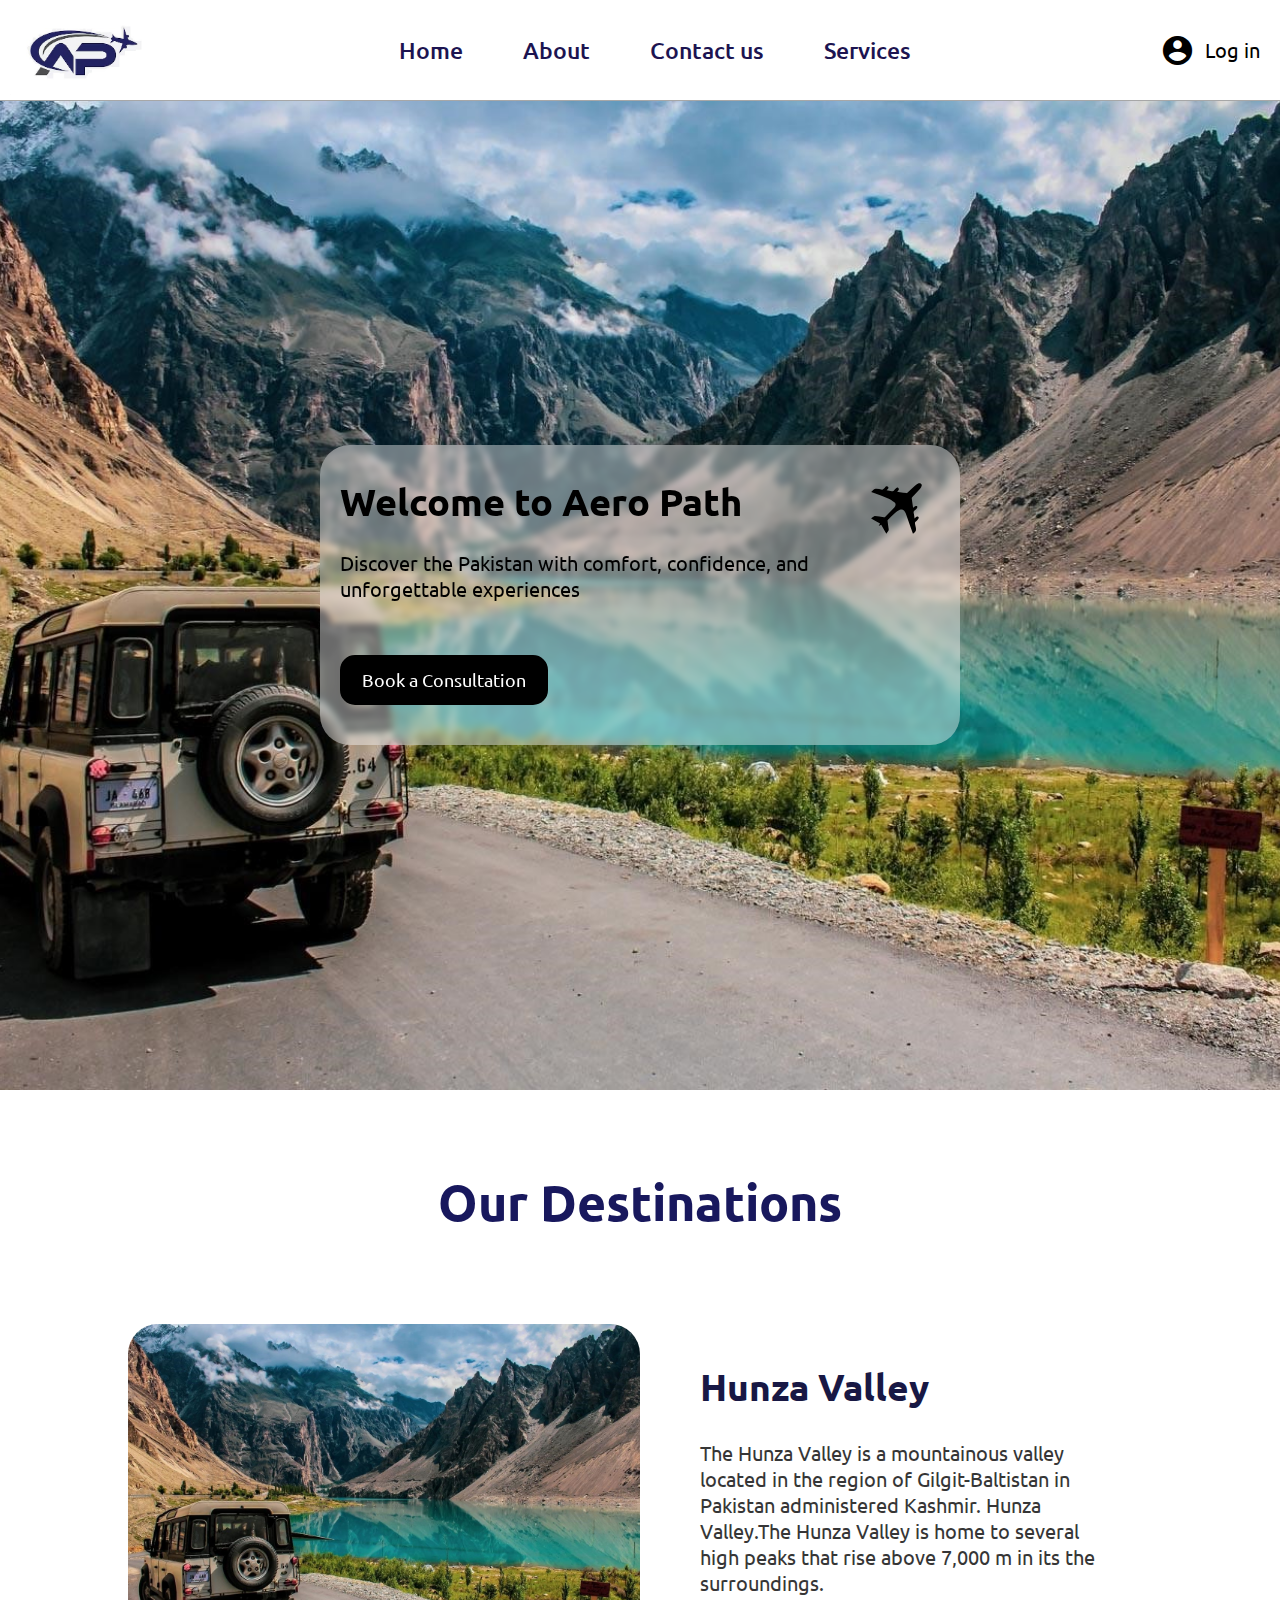
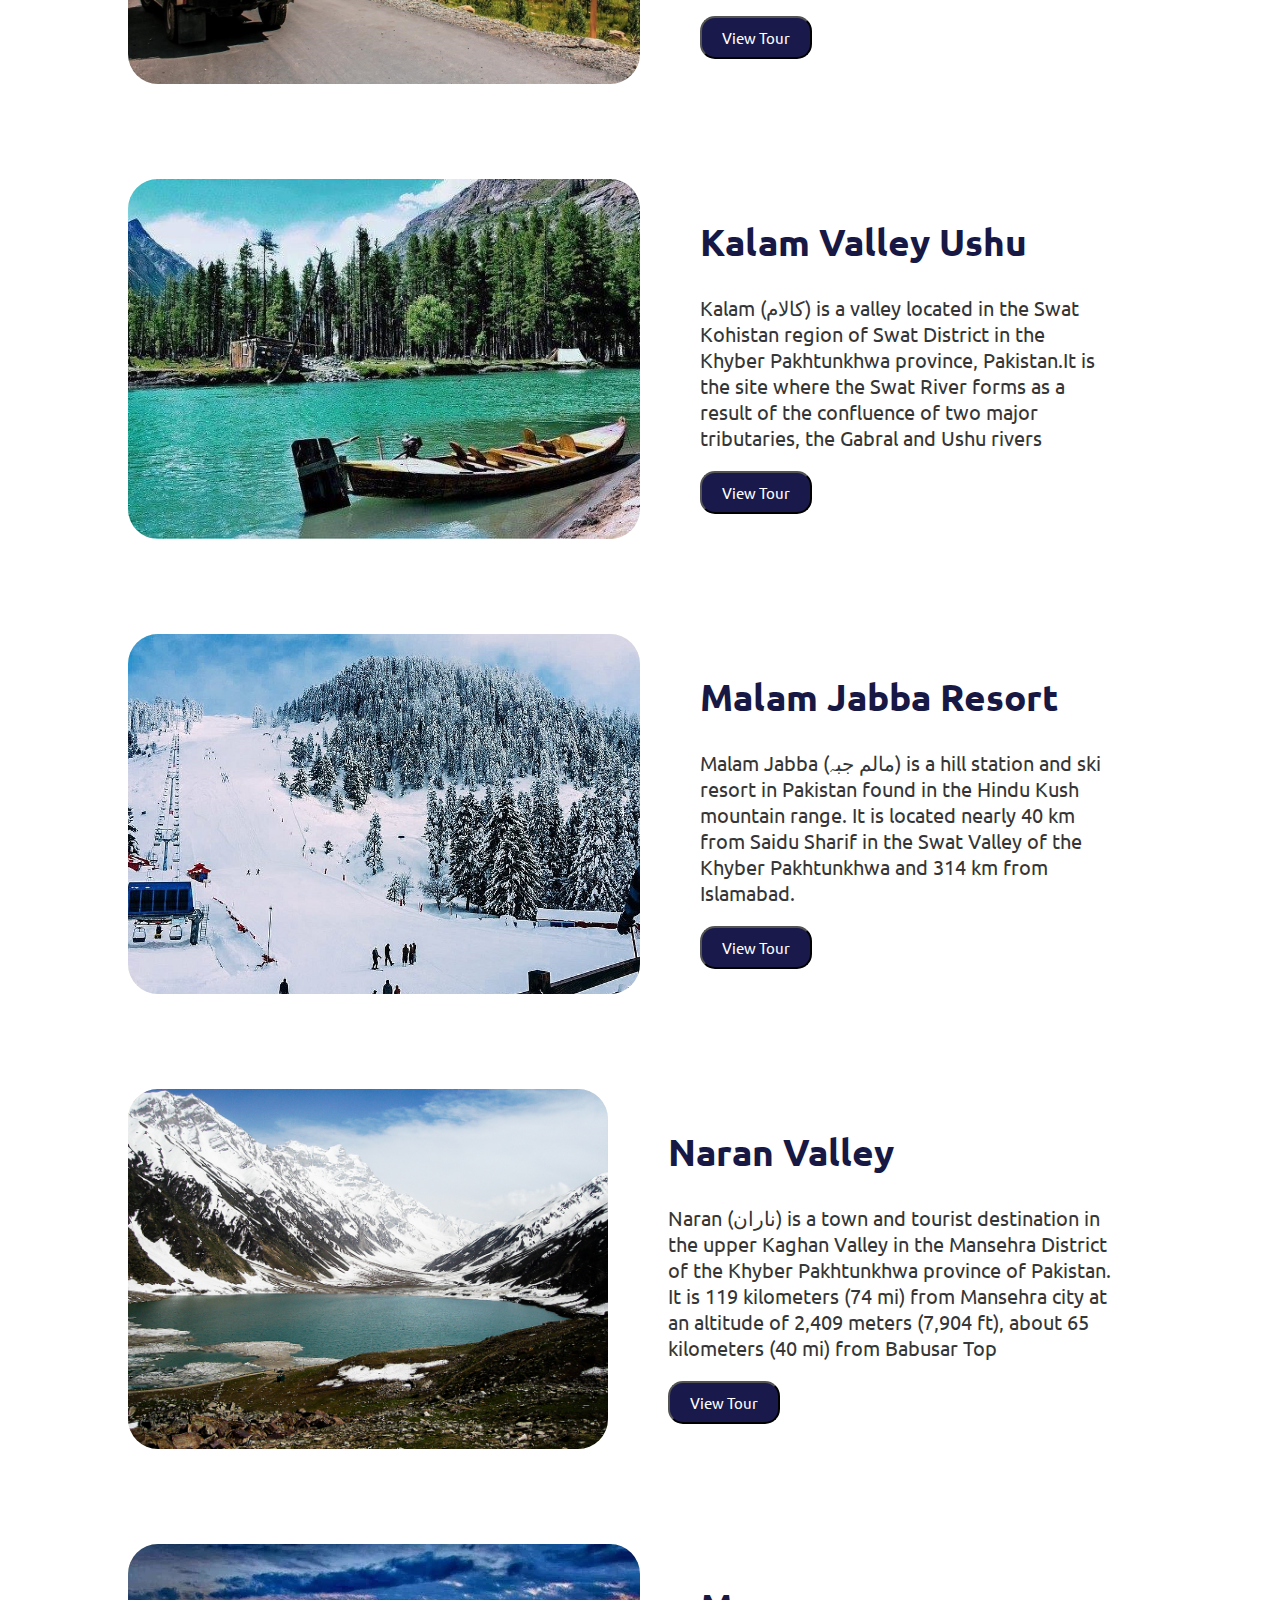
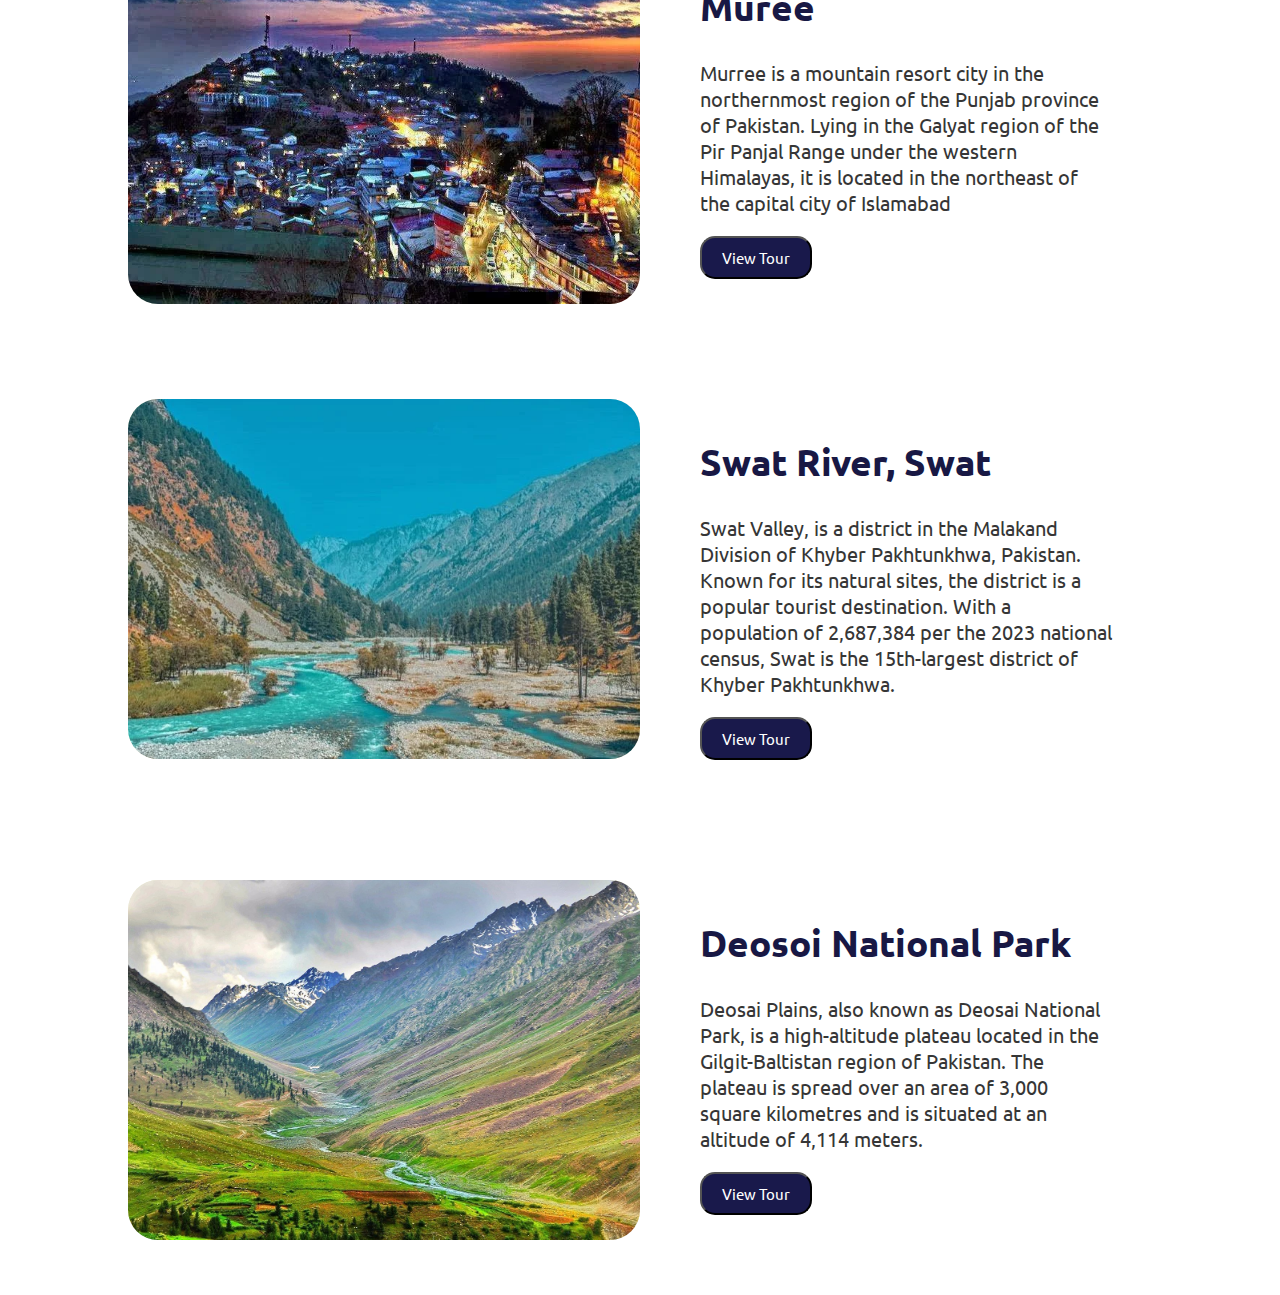
<file: index.html>
<!DOCTYPE html>
<html lang="en">

<head>
    <title>Aero Path</title>
    <link rel="stylesheet" href="style.css">
    <link href="https://fonts.googleapis.com/icon?family=Material+Icons" rel="stylesheet">
</head>

<body>
    <Header>
        <div class="logo">
            <img src="img/logo.jpg" alt="">
        </div>
        <nav>
            <ul>
                <li class="nav-li nav-li1"><a href="index.html">Home</a></li>
                <li class="nav-li nav-li2"><a href="">About</a></li>
                <li class="nav-li nav-li3"><a href="">Contact us</a></li>
                <li class="nav-li nav-li4"><a href="">Services</a></li>
            </ul>
        </nav>
        <div class="hdiv-1">
            <a href="login.html">
                <i class="material-icons">account_circle</i>
                <p>Log in</p>
            </a>
        </div>
    </Header>
    <div class="spacer"></div>


    <!-- ==========
         MAIN
         ========== -->


    <main>
        <div class="m-div">

            <div class="m-div1">
                <h1>Welcome to Aero Path</h1>
                <p>Discover the Pakistan with comfort, confidence, and unforgettable experiences</p>
            </div>
            <button>Book a Consultation</button>
            <svg preserveAspectRatio="xMidYMid meet" data-bbox="5.053 3.001 34.9 35.215"
                xmlns="http://www.w3.org/2000/svg" viewBox="5.053 3.001 34.9 35.215" role="presentation"
                aria-hidden="true">
                <g>
                    <path
                        d="M39.596 24.47c-.269-.376-.644-.697-1.026-.969-.72-.513-1.48-.969-2.217-1.457-.319-.211-.476-.499-.442-.908.042-.514.052-1.033.037-1.549-.012-.393-.024-.805-.155-1.167-.077-.212-.36-.415-.593-.49-.307-.098-.624.053-.764.359-.123.27-.184.574-.234.869-.049.292-.05.593-.076.949-.861-.619-1.628-1.262-2.481-1.757-.742-.43-.913-.945-.779-1.752.099-.6.013-1.239-.054-1.854-.037-.338-.263-.621-.639-.672-.356-.049-.552.222-.733.465-.082.109-.111.268-.134.409-.072.447-.13.896-.194 1.349-.078-.017-.109-.015-.128-.029-1.481-1.112-2.964-2.222-4.436-3.346-.102-.078-.162-.265-.17-.405-.036-.595-.041-1.192-.066-1.787-.074-1.747-.13-3.495-.238-5.24-.043-.699-.204-1.388-.622-1.985-.29-.415-.719-.586-1.209-.463-.62.156-.986.619-1.13 1.174-.221.852-.412 1.731-.457 2.607-.097 1.892-.088 3.789-.139 5.683a.666.666 0 0 1-.217.45c-1.039.819-2.093 1.621-3.145 2.424-.422.322-.852.633-1.316.977-.051-.504-.088-.938-.141-1.37-.055-.454-.311-.691-.783-.75-.41-.051-.713.116-.86.532-.082.232-.128.49-.127.736 0 .476-.016.966.086 1.426.143.647-.047 1.026-.621 1.363-.87.511-1.681 1.122-2.591 1.741-.014-.465-.027-.845-.037-1.225-.012-.452-.176-.654-.611-.746-.636-.134-.988.094-1.107.74a4.338 4.338 0 0 0-.061.711c-.008.544.019 1.089-.014 1.63-.011.182-.112.417-.251.525-.94.732-1.929 1.402-2.837 2.167-.351.296-.679.76-.764 1.197-.128.657-.034 1.357-.034 2.111.858-.39 1.648-.752 2.44-1.109 2.325-1.046 4.635-2.127 6.982-3.121 1.44-.609 2.955-1.01 4.534-1.102.993-.058 1.654.335 1.929 1.28.164.565.249 1.17.256 1.759.026 2.294 0 4.588.012 6.882.001.285-.129.428-.327.579a647.681 647.681 0 0 0-4.284 3.285.623.623 0 0 0-.212.354c-.131.728-.24 1.46-.366 2.248l5.891-1.578.407 1.585.579-1.584 5.807 1.595c-.099-.614-.24-1.172-.265-1.735-.027-.6-.343-.937-.79-1.266-1.299-.958-2.575-1.947-3.852-2.935a.512.512 0 0 1-.17-.36c.017-1.895.023-3.791.087-5.685.041-1.22.237-2.426.691-3.573.405-1.023 1.096-1.456 2.195-1.384.945.062 1.793.437 2.63.838 3.516 1.684 7.031 3.371 10.588 5.077.042-.606.131-1.136.097-1.658-.024-.364-.14-.772-.349-1.065z">
                    </path>
                </g>
            </svg>
        </div>
    </main>
    <!--               ================
                         SECTIONS 
                       ================   -->
    <section class="desti">
        <H1>Our Destinations</H1>
        <div class="desti-p">
            <div class="desti-c"><a href="hunza.html"><img src="img/destinations/hunza valley.jpg" alt="">
                    <div class="dest-cc">
                        <div class="desti-ccc">
                            <h3>Hunza Valley</h3>
                            <p>The Hunza Valley is a mountainous valley located in the region of Gilgit-Baltistan in Pakistan administered Kashmir. Hunza Valley.The Hunza Valley is home to several high peaks that rise above 7,000 m in its the surroundings.</p>
                            <br>
                            <button class="buttontour">View Tour</button>
                        </div>
                    </div>
                </a></div>
            <div class="desti-c"><a href="Kalam.html"><img src="img/destinations/lake-kalam.jpg" alt="">
                    <div class="dest-cc">
                        <div class="desti-ccc">
                            <h3>Kalam Valley Ushu</h3>
                            <p>Kalam (کالام) is a valley located in the Swat Kohistan region of Swat District in the Khyber Pakhtunkhwa province, Pakistan.It is the site where the Swat River forms as a result of the confluence of two major tributaries, the Gabral and Ushu rivers</p>
                            <br>
                            <button class="buttontour">View Tour</button>
                        </div>
                    </div>
                </a></div>
            <div class="desti-c"><a href=""><img src="img/destinations/malam-jabba.jpg" alt="">
                    <div class="dest-cc">
                        <div class="desti-ccc">
                            <h3>Malam Jabba Resort</h3>
                            <p>Malam Jabba (مالم جبہ) is a hill station and ski resort in Pakistan found in the Hindu Kush mountain range. It is located nearly 40 km from Saidu Sharif in the Swat Valley of the Khyber Pakhtunkhwa and 314 km from Islamabad.</p>
                            <br>
                            <button class="buttontour">View Tour</button>
                        </div>
                    </div>
                </a></div>
            <div class="desti-c"><a href="naran.html"><img src="img/destinations/Narran-Valley.jpg" alt="">
                    <div class="dest-cc">
                        <div class="desti-ccc">
                            <h3>Naran Valley</h3>
                            <p>Naran (ناران) is a town and tourist destination in the upper Kaghan Valley in the Mansehra District of the Khyber Pakhtunkhwa province of Pakistan. It is 119 kilometers (74 mi) from Mansehra city at an altitude of 2,409 meters (7,904 ft), about 65 kilometers (40 mi) from Babusar Top</p>
                            <br>
                            <button class="buttontour">View Tour</button>
                        </div>
                    </div>
                </a></div>
            <div class="desti-c"><a href=""><img src="img/destinations/murre.webp" alt="">
                    <div class="dest-cc">
                        <div class="desti-ccc">
                            <h3>Muree </h3>
                            <p>Murree is a mountain resort city in the northernmost region of the Punjab province of Pakistan. Lying in the Galyat region of the Pir Panjal Range under the western Himalayas, it is located in the northeast of the capital city of Islamabad</p>
                            <br>
                            <button class="buttontour">View Tour</button>
                        </div>
                    </div>
                </a></div>
            <div class="desti-c">
                <a href=""><img src="img/destinations/swat.webp" alt="">
                    <div class="dest-cc">
                        <div class="desti-ccc">
                            <h3>Swat River, Swat</h3>
                            <p>Swat Valley, is a district in the Malakand Division of Khyber Pakhtunkhwa, Pakistan. Known for its natural sites, the district is a popular tourist destination. With a population of 2,687,384 per the 2023 national census, Swat is the 15th-largest district of Khyber Pakhtunkhwa.</p>
                            <br>
                            <button class="buttontour">View Tour</button>

                        </div>
                    </div>
                </a>
            </div>
             <div class="desti-c">
                <a href=""><img src="img/destinations/deosoi.jpg" alt="">
                    <div class="dest-cc">
                        <div class="desti-ccc">
                            <h3>Deosoi National Park</h3>
                            <p>Deosai Plains, also known as Deosai National Park, is a high-altitude plateau located in the Gilgit-Baltistan region of Pakistan. The plateau is spread over an area of 3,000 square kilometres and is situated at an altitude of 4,114 meters. </p>
                            <br>
                            <button class="buttontour">View Tour</button>
                        </div>
                    </div>
                </a>
            </div>

        </div>
    </section>
    <section class="">

    </section>
</body>

</html>
</file>
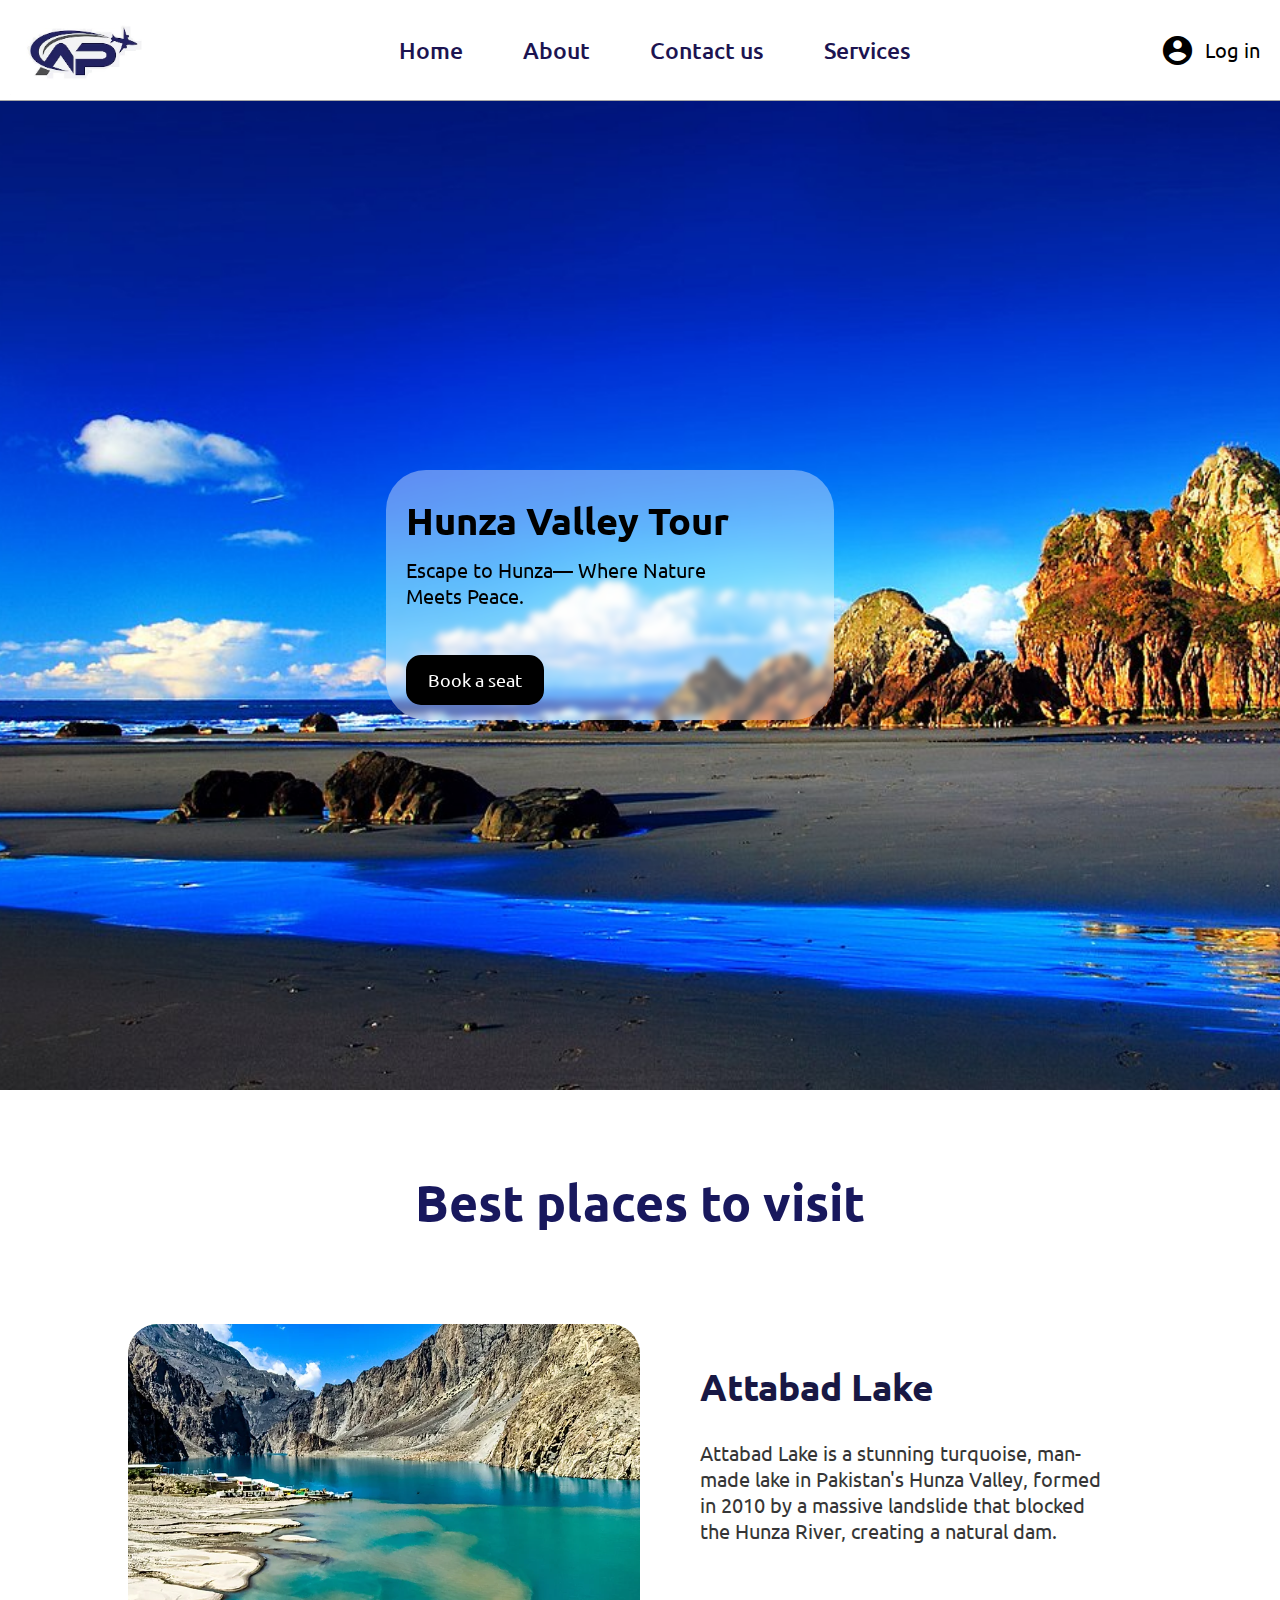
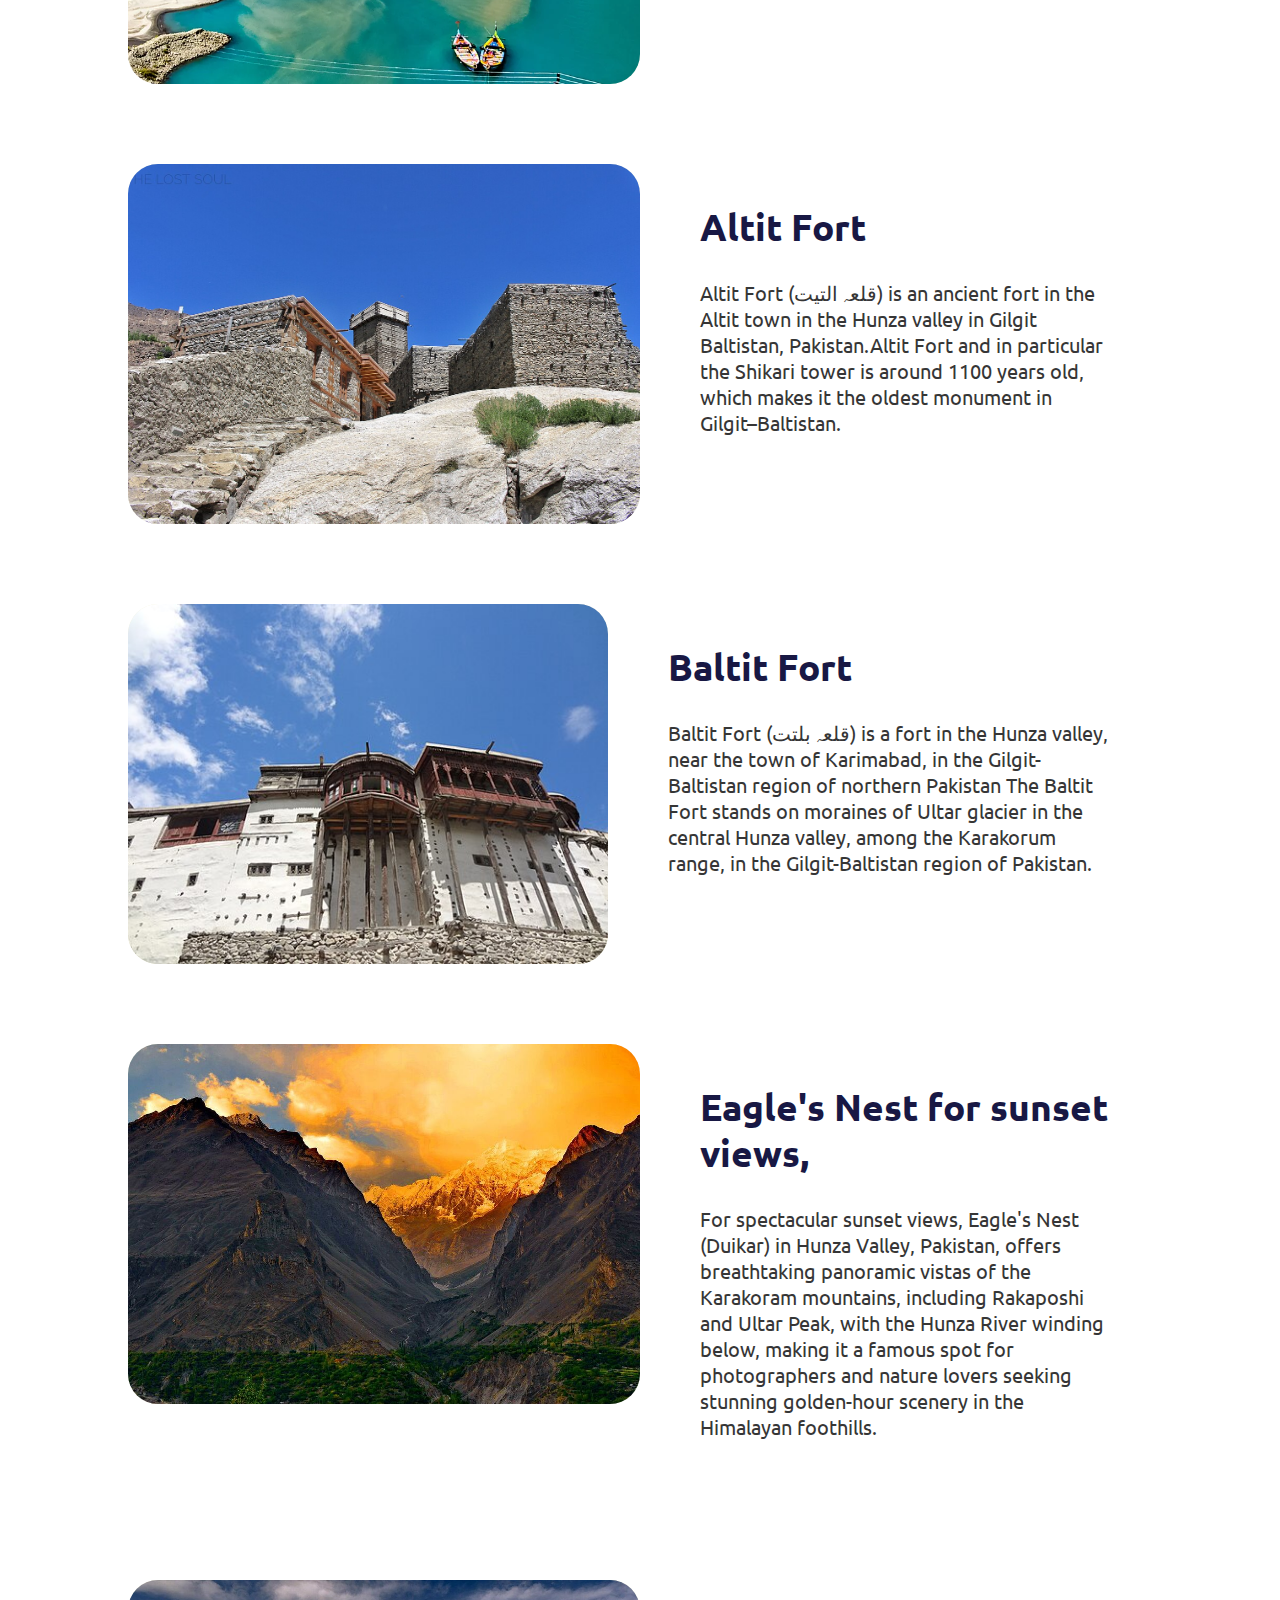
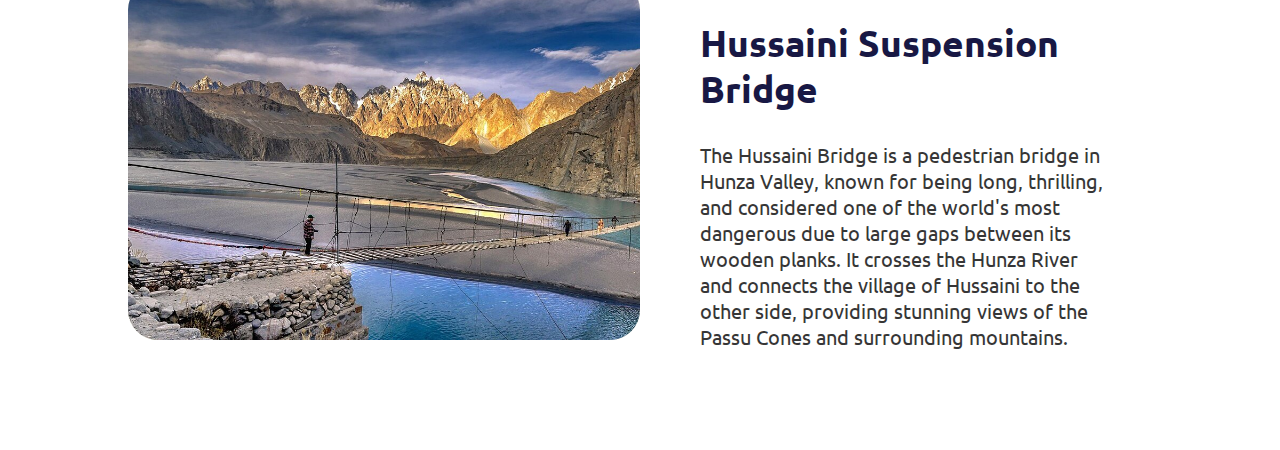
<file: hunza.html>
<!DOCTYPE html>
<html lang="en">

<head>
    <meta name="description" content="">
    <meta charset="UTF-8">
    <meta name="viewport" content="width=device-width, initial-scale=1.0">
    <title>Naran</title>

    <link rel="stylesheet" href="style.css">
    <link href="https://fonts.googleapis.com/icon?family=Material+Icons" rel="stylesheet">
    <style>
        main {
            background-image: url(img/main.jpeg);
            justify-content: center;
        

       / }

        .m-div {
            height: 250px;
            width: 35%;
            margin-right: 60px;
           
            
            border-radius: 40px;
            backdrop-filter: blur(3px);
            background-color: rgba(255, 255, 255, 0.372);
        }
    </style>
</head>

<body>
    <Header>
        <div class="logo">
            <img src="img/logo.jpg" alt="">
        </div>
        <nav>
            <ul>
                <li class="nav-li nav-li1"><a href="index.html">Home</a></li>
                <li class="nav-li nav-li2"><a href="about.html">About</a></li>
                <li class="nav-li nav-li3"><a href="contact.html">Contact us</a></li>
                <li class="nav-li nav-li4"><a href="services.html">Services</a></li>
            </ul>
        </nav>
        <div class="hdiv-1">
            <a href="">
                <i class="material-icons">account_circle</i>
                <p>Log in</p>
            </a>
        </div>
    </Header>

    <div class="spacer"></div>
    <!-- =====================================
                     MAIN
        ======================================= -->


    <main>

        <div class="m-div">
            <div class="m-div1">
                <h1>Hunza Valley Tour</h1>
                <p>Escape to Hunza— Where Nature Meets Peace.</p>
            </div>
            <button>Book a seat</button>

        </div>

    </main>

    <!--               ================
                         SECTIONS 
                       ================   -->
    <section class="desti">
        <H1>Best places to visit</H1>
        <div class="desti-p">
            <div class="desti-c"><a href=""><img src="img/destinations/attabad.webp" alt="">
                    <div class="dest-cc">
                        <div class="desti-ccc">
                            <h3>Attabad Lake</h3>
                            <p>Attabad Lake is a stunning turquoise, man-made lake in Pakistan's Hunza Valley, formed in 2010 by a massive landslide that blocked the Hunza River, creating a natural dam. </p>
                            

                        </div>
                    </div>
                </a></div>
            <div class="desti-c"><a href=""><img src="img/destinations/Altit_Fort.jpg" alt="">
                    <div class="dest-cc">
                        <div class="desti-ccc">
                            <h3> Altit Fort</h3>
                            <p>Altit Fort (قلعہ التیت) is an ancient fort in the Altit town in the Hunza valley in Gilgit Baltistan, Pakistan.Altit Fort and in particular the Shikari tower is around 1100 years old, which makes it the oldest monument in Gilgit–Baltistan. </p>
                            <br>

                        </div>
                    </div>
                </a></div>
            <div class="desti-c"><a href=""><img src="img/destinations/Baltit_fort.jpg" alt="">
                    <div class="dest-cc">
                        <div class="desti-ccc">
                            <h3>Baltit Fort</h3>
                            <p>Baltit Fort (قلعہ بلتت) is a fort in the Hunza valley, near the town of Karimabad, in the Gilgit-Baltistan region of northern Pakistan The Baltit Fort stands on moraines of Ultar glacier in the central Hunza valley, among the Karakorum range, in the Gilgit-Baltistan region of Pakistan.</p>
                            <br>

                        </div>
                    </div>
                </a></div>
            <div class="desti-c"><a href="naran.html"><img src="img/destinations/eagle.jpeg" alt="">
                    <div class="dest-cc">
                        <div class="desti-ccc">
                            <h3>Eagle's Nest for sunset views,</h3>
                            <p>For spectacular sunset views, Eagle's Nest (Duikar) in Hunza Valley, Pakistan, offers breathtaking panoramic vistas of the Karakoram mountains, including Rakaposhi and Ultar Peak, with the Hunza River winding below, making it a famous spot for photographers and nature lovers seeking stunning golden-hour scenery in the Himalayan foothills.</p>
                            <br>

                        </div>
                    </div>
                </a></div>
            <div class="desti-c"><a href=""><img src="img/destinations/Hussaini_Bridge.jpg" alt="">
                    <div class="dest-cc">
                        <div class="desti-ccc">
                            <h3>Hussaini Suspension Bridge</h3>
                            <p>The Hussaini Bridge is a pedestrian bridge in Hunza Valley, known for being long, thrilling, and considered one of the world's most dangerous due to large gaps between its wooden planks. It crosses the Hunza River and connects the village of Hussaini to the other side, providing stunning views of the Passu Cones and surrounding mountains. </p>
                            <br>

                        </div>
                    </div>
                </a></div>

    </section>
</body>

</html>
</file>
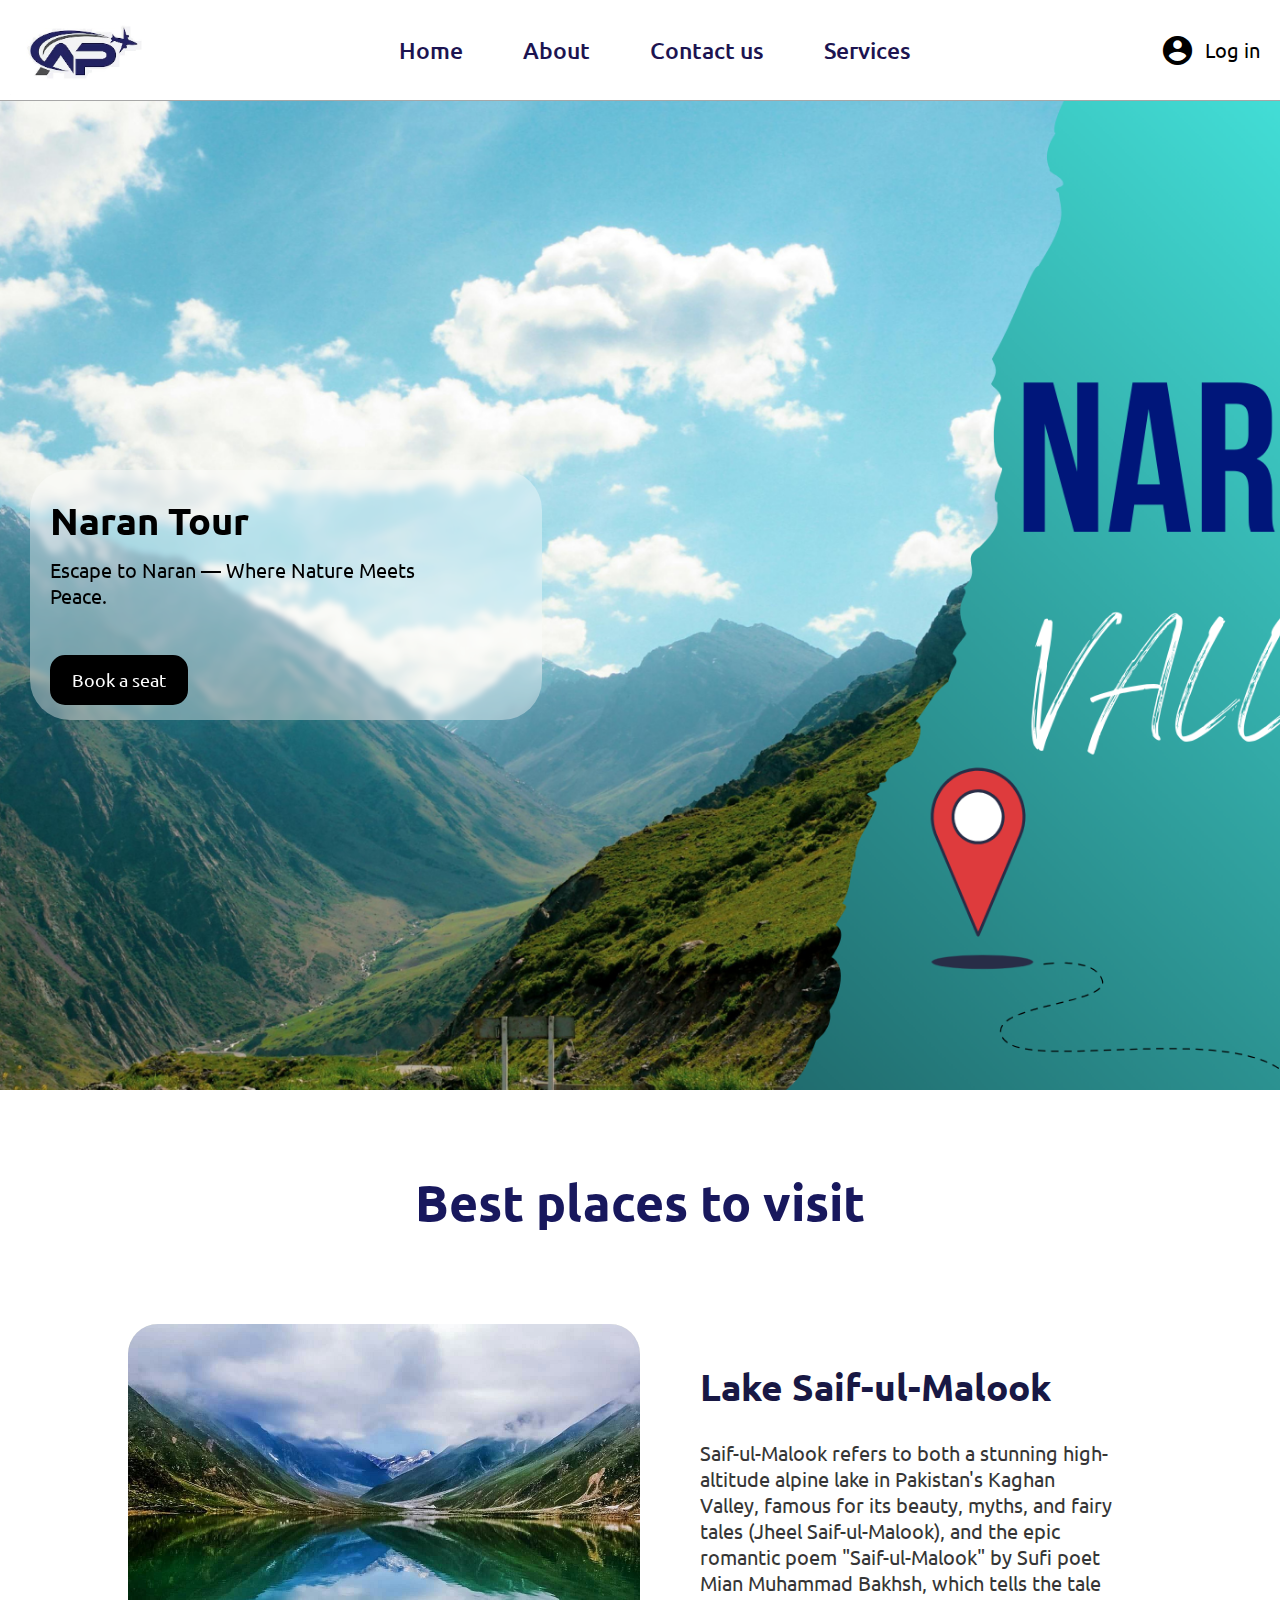
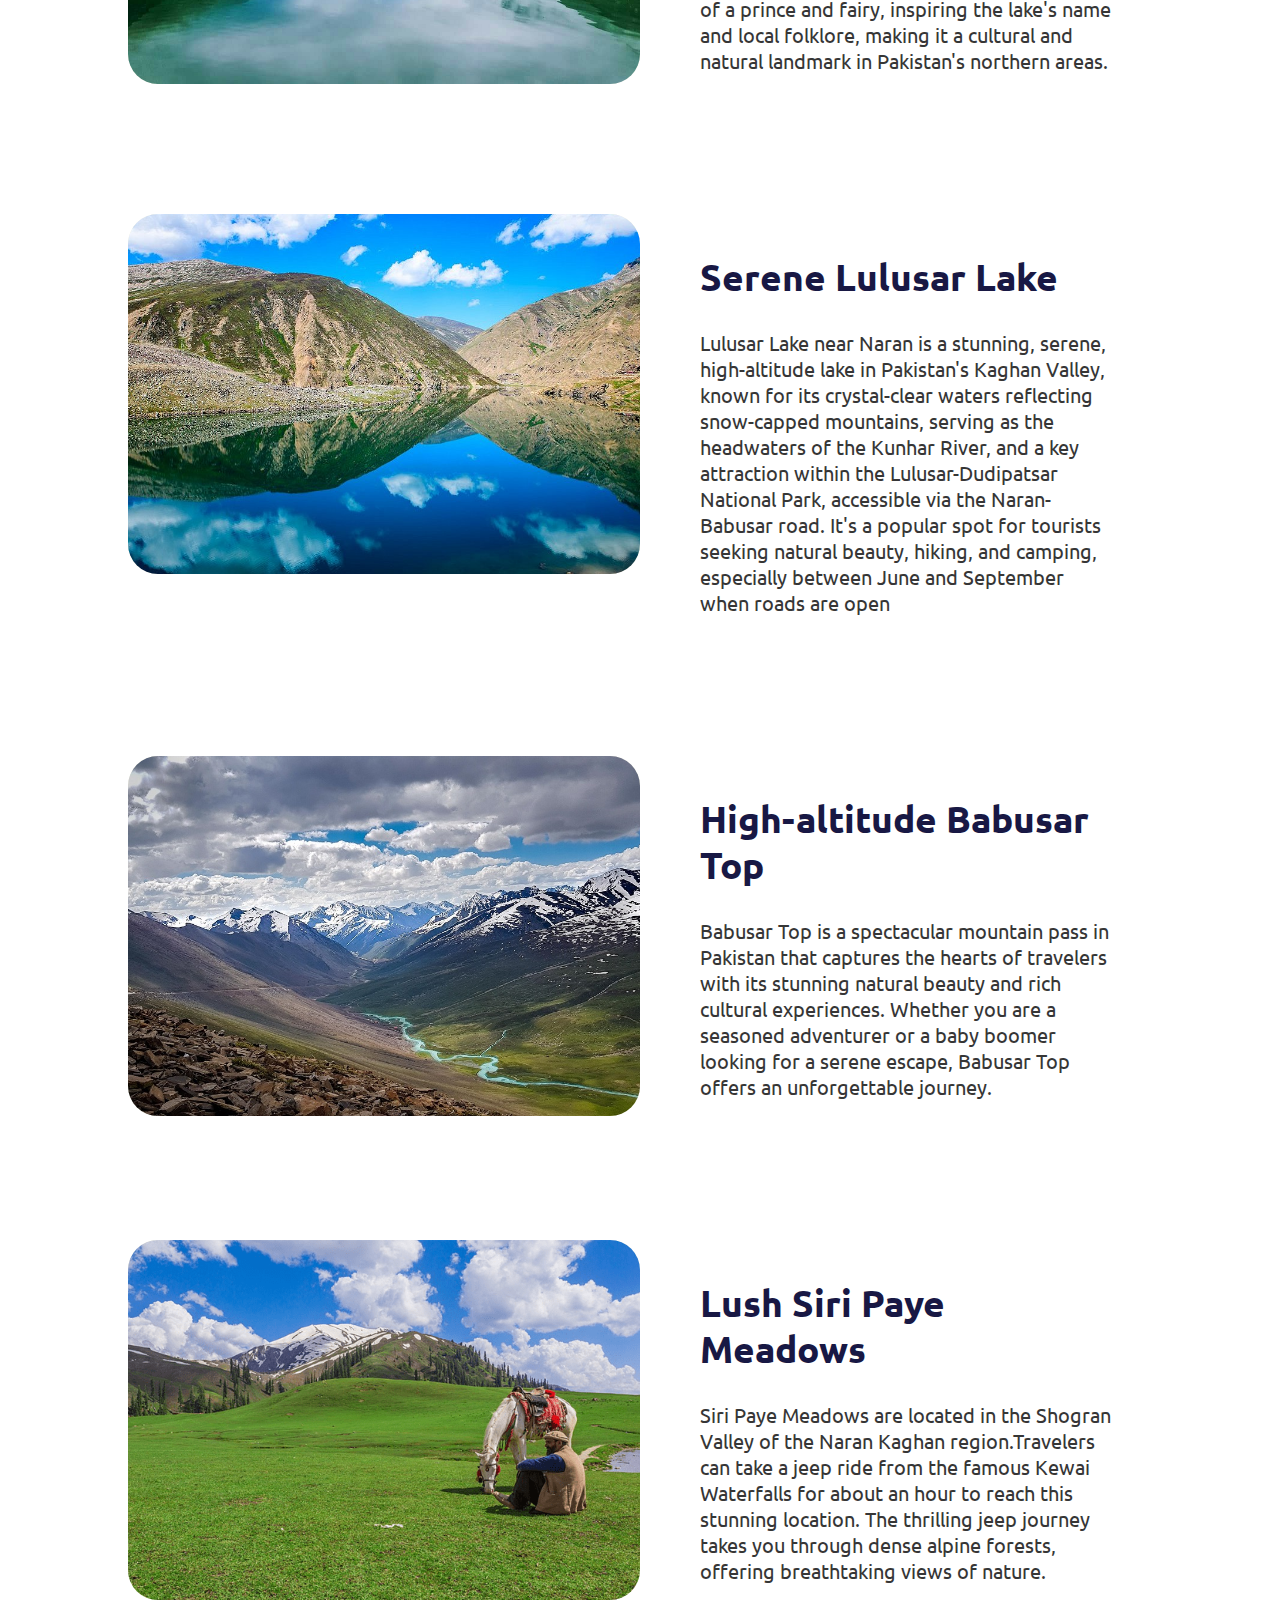
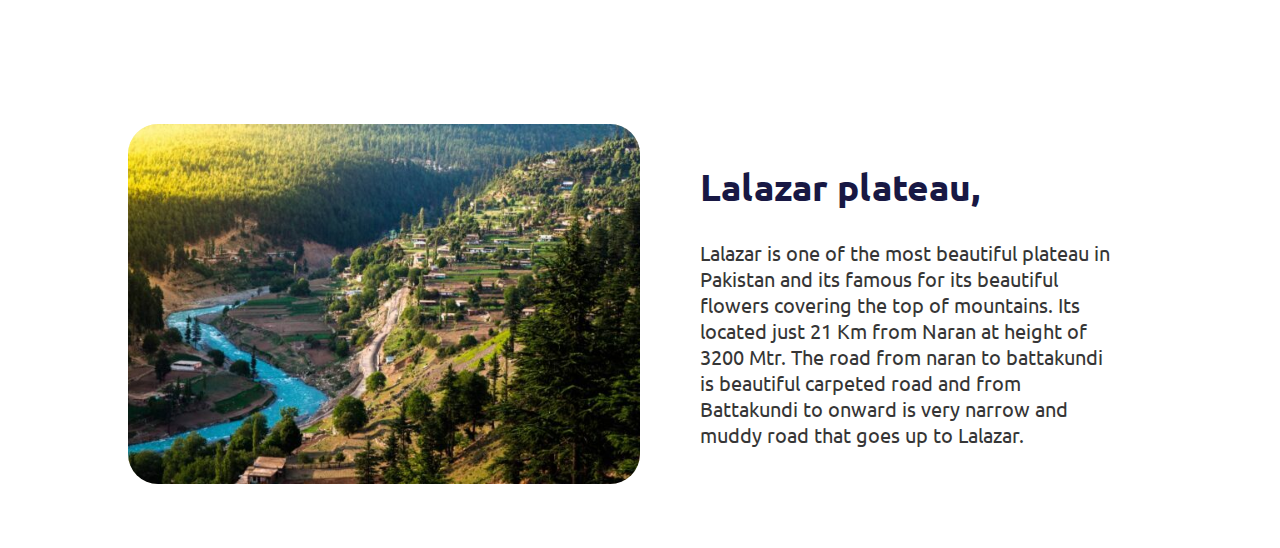
<file: naran.html>
<!DOCTYPE html>
<html lang="en">

<head>
    <meta name="description" content="">
    <meta charset="UTF-8">
    <meta name="viewport" content="width=device-width, initial-scale=1.0">
    <title>Naran</title>

    <link rel="stylesheet" href="style.css">
    <link href="https://fonts.googleapis.com/icon?family=Material+Icons" rel="stylesheet">
    <style>
        main {
            background-image: url(img/destinations/naran.png);
            justify-content: start;
        }

        .m-div {
            height: 250px;
            width: 40%;
            margin-left: 30px;
            border-radius: 40px;
            backdrop-filter: blur(3px);
            background-color: rgba(255, 255, 255, 0.372);
        }
    </style>
</head>

<body>
    <Header>
        <div class="logo">
            <img src="img/logo.jpg" alt="">
        </div>
        <nav>
            <ul>
                <li class="nav-li nav-li1"><a href="index.html">Home</a></li>
                <li class="nav-li nav-li2"><a href="about.html">About</a></li>
                <li class="nav-li nav-li3"><a href="contact.html">Contact us</a></li>
                <li class="nav-li nav-li4"><a href="services.html">Services</a></li>
            </ul>
        </nav>
        <div class="hdiv-1">
            <a href="">
                <i class="material-icons">account_circle</i>
                <p>Log in</p>
            </a>
        </div>
    </Header>

    <div class="spacer"></div>
    <!-- =====================================
                     MAIN
        ======================================= -->


    <main>

        <div class="m-div">
            <div class="m-div1">
                <h1>Naran Tour</h1>
                <p>Escape to Naran — Where Nature Meets Peace.</p>
            </div>
            <button>Book a seat</button>

        </div>

    </main>

    <!--               ================
                         SECTIONS 
                       ================   -->
    <section class="desti">
        <H1>Best places to visit</H1>
        <div class="desti-p">
            <div class="desti-c"><a href=""><img src="img/destinations/saif-ul-muluk-lake.jpg" alt="">
                    <div class="dest-cc">
                        <div class="desti-ccc">
                            <h3>Lake Saif-ul-Malook</h3>
                            <p>Saif-ul-Malook refers to both a stunning high-altitude alpine lake in Pakistan's Kaghan
                                Valley, famous for its beauty, myths, and fairy tales (Jheel Saif-ul-Malook), and the
                                epic romantic poem "Saif-ul-Malook" by Sufi poet Mian Muhammad Bakhsh, which tells the
                                tale of a prince and fairy, inspiring the lake's name and local folklore, making it a
                                cultural and natural landmark in Pakistan's northern areas. </p>
                            <br>

                        </div>
                    </div>
                </a></div>
            <div class="desti-c"><a href=""><img src="img/destinations/lulusar-lake-on-a-clear.jpg" alt="">
                    <div class="dest-cc">
                        <div class="desti-ccc">
                            <h3> Serene Lulusar Lake</h3>
                            <p>Lulusar Lake near Naran is a stunning, serene, high-altitude lake in Pakistan's Kaghan
                                Valley, known for its crystal-clear waters reflecting snow-capped mountains, serving as
                                the headwaters of the Kunhar River, and a key attraction within the Lulusar-Dudipatsar
                                National Park, accessible via the Naran-Babusar road. It's a popular spot for tourists
                                seeking natural beauty, hiking, and camping, especially between June and September when
                                roads are open</p>
                            <br>

                        </div>
                    </div>
                </a></div>
            <div class="desti-c"><a href=""><img src="img/destinations/Babusar-Top-Cover.jpg" alt="">
                    <div class="dest-cc">
                        <div class="desti-ccc">
                            <h3>High-altitude Babusar Top</h3>
                            <p>Babusar Top is a spectacular mountain pass in Pakistan that captures the hearts of
                                travelers with its stunning natural beauty and rich cultural experiences. Whether you
                                are a seasoned adventurer or a baby boomer looking for a serene escape, Babusar Top
                                offers an unforgettable journey. </p>
                            <br>

                        </div>
                    </div>
                </a></div>
            <div class="desti-c"><a href="naran.html"><img src="img/destinations/Siri Paye Meadows.png" alt="">
                    <div class="dest-cc">
                        <div class="desti-ccc">
                            <h3>Lush Siri Paye Meadows</h3>
                            <p>Siri Paye Meadows are located in the Shogran Valley of the Naran Kaghan region.Travelers
                                can take a jeep ride from the famous Kewai Waterfalls for about an hour to
                                reach this stunning location. The thrilling jeep journey takes you through dense alpine
                                forests, offering breathtaking views of nature.</p>
                            <br>

                        </div>
                    </div>
                </a></div>
            <div class="desti-c"><a href=""><img src="img/destinations/Kalam-Village.jpg" alt="">
                    <div class="dest-cc">
                        <div class="desti-ccc">
                            <h3>Lalazar plateau, </h3>
                            <p>Lalazar is one of the most beautiful plateau in Pakistan and its famous for its beautiful
                                flowers covering the top of mountains. Its located just 21 Km from Naran at height of
                                3200 Mtr. The road from naran to battakundi is beautiful carpeted road and from
                                Battakundi to onward is very narrow and muddy road that goes up to Lalazar.</p>
                            <br>

                        </div>
                    </div>
                </a></div>

    </section>
</body>

</html>
</file>
<file: style.css>
@import url('https://fonts.googleapis.com/css2?family=Ubuntu:ital,wght@0,300;0,400;0,500;0,700;1,300;1,400;1,500;1,700&display=swap');
*{
    margin: 0;
    padding: 0;
    font-family: ubuntu;
}
/*
=======
Header
=======
*/

header{
    height:100px ;
    width: 100%;
    display: flex;
    justify-content: space-between;
    align-items: center;
    background-color: rgb(255, 255, 255);
    backdrop-filter: blur(4px);
    position: fixed;
    z-index: 9999;
    border-bottom:1px solid rgb(167, 167, 167) ;
}
.logo{
   background-color: rgb(21, 87, 87);
   height: 90%;
   width: 150px;
   margin: 0 10px;
}
.logo img{
    height: 100%;
    width: 100%;
}
nav{
   height: 50%;
   width: 40%; 
}
nav ul{
    height: 100%;
    list-style: none;
    display: flex;
    align-items: center;
   justify-content: space-between;
}
nav ul li a{
    text-decoration: none;
    font-size: 23px;
    display: block;
    font-weight: 500;
    color: rgb(28, 20, 81);
    transition: all .5s ease;
}
nav ul li a:hover{
    transform: translateY(-5px) ;
    color: rgb(99, 99, 99);
}
.hdiv-1{
    padding: 20px;
}
.hdiv-1 a{
    display: flex;
    align-items: center;
    text-decoration: none;
    transition:all .5s ease;
}
.hdiv-1 a:hover{
    transform: translateY(-5px);
}
.hdiv-1 p{
    font-size: 20px;
    color:rgb(0, 0, 0);
}
.hdiv-1 i{
    color: rgb(0, 0, 0);
    font-size: 35px ;
    margin-right: 10px;
}

/*
=====
Main
=====
*/
.spacer{
    height: 100px;
}
main{
    width: 100%;
    height: 110vh;
    display: flex;
    align-items: center;
    position: relative;
    justify-content:center ;
    background-image: url(img/destinations/hunza\ valley.jpg);
    background-repeat: no-repeat;
    background-size: cover;
    background-position: center center;
}

.m-div{
  height: 300px;
  width: 50%;
  position: relative;
  border-radius: 30px;
  backdrop-filter: blur(3px);
  background-color: rgba(255, 255, 255, 0.415);
}
.m-div1{
    height: 50%;
    margin: 20px;
    width: 75%;
    display: flex;
    flex-direction: column;
    justify-content: space-around;
}
.m-div h1{
    font-size: 37.5px;
}
.m-div p{
    font-size:20px;
}
.m-div button{
    font-size: 18px;
    border-radius: 15px;
    color: white;
    background-color: black;
    border: 2px solid black;
    margin: 20px;
    padding: 12px 20px;
    transition: all .5s ease
}
.m-div button:hover{
    background-color: white;
    border:2px solid black;
    color: black;
}
.m-div svg{
    color: black;
    height: 60px;
    width: 60px;
    transform: rotate(45deg);
    position: absolute;
    top: 30px;
    right: 30px;
}
/*
============
Destinations
============
*/
.desti h1{
   text-align: center;
   margin: 50px;
   font-size: 50px;
   margin-top: 80px;
}
.desti-p{
    display: flex;
    flex-direction: column;
}
.desti-c{
    width: 80%;
    margin: 40px auto;
}
.desti-c a{
    text-decoration: none;
    color: rgb(54, 54, 54);
    display: flex;
}
.desti-c img{
    height: 360px;
    width: 50%;
    border-radius: 30px;
    object-fit: cover;
    object-position: center center;
    background-color: beige;
    transition: all .5s ease;
}
.desti-c:hover img{
    transform: scale(1.06);
}
.desti-cc{
    background-color: blue;
    width: 50%;
    height: auto;
}
.desti-ccc{
    margin: 40px;
    margin-left:60px ;
}
.desti-ccc h3{
    font-size: 37px;
}
.desti-ccc p{
    font-size: 20px;
    margin-top: 30px;
}
.buttontour{color: white;
    background-color: rgb(25, 25, 75);
    font-size: 15px;
    padding :10px 20px;
    border-radius: 15px;
    transition: .5s ease;

}

.buttontour:hover{background-color: white;
    border:2px solid black;
    color: black;
}
.desti-ccc h3{
    color: rgb(24, 24, 68) ;
}



.desti h1{
    color: rgb(24, 24, 93);
}
</file>
